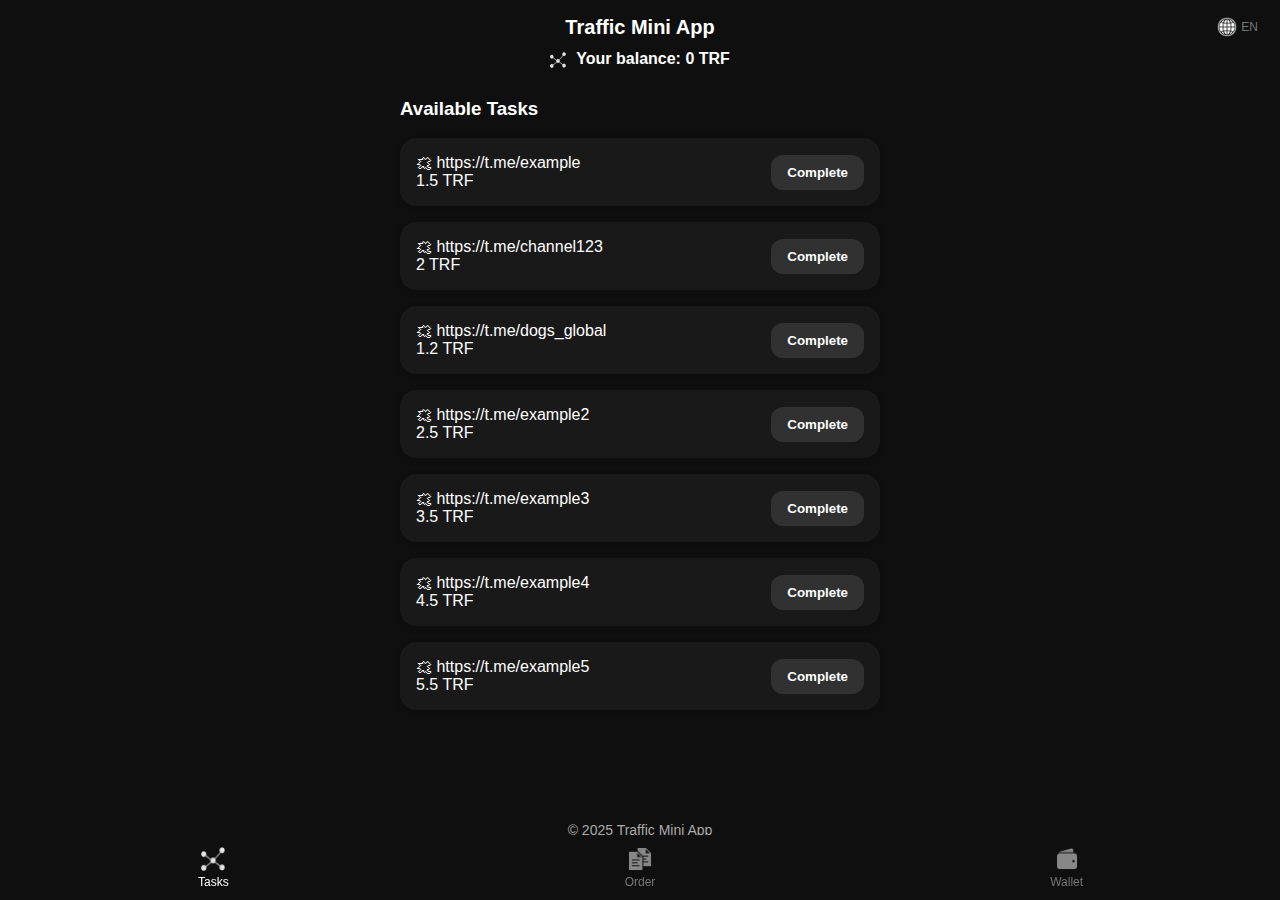
<file: traffic-app/index.html>
<!DOCTYPE html>
<html lang="en">
<head>
  <meta charset="UTF-8" />
  <meta name="viewport" content="width=device-width, initial-scale=1.0"/>
  <title>Traffic Mini App</title>
  <link rel="stylesheet" href="css/style.css">
</head>
<body>
  <header>
    <span id="app-title">Traffic Mini App</span>
    <div class="language-container">
      <button class="language-switcher" onclick="toggleLanguageMenu()">
        <img src="assets/icons/globe.png" alt="Language">
        <span id="current-language">EN</span>
      </button>
      <div class="language-menu" id="language-menu">
        <div class="language-option" onclick="changeLanguage('en')">
          <img src="assets/icons/gb-flag.png" class="language-flag" alt="English">
          English
        </div>
        <div class="language-option" onclick="changeLanguage('ru')">
          <img src="assets/icons/ru-flag.png" class="language-flag" alt="Russian">
          Русский
        </div>
      </div>
    </div>
  </header>

  <div class="balance-container"></div>

  <p class="balance-text">
    <strong>
      <img src="assets/icons/trf.png" alt="Coin" class="coin-icon">
      <span id="balance-text">Ваш баланс:</span> <span id="balance">0</span> TRF
    </strong>
  </p>

  <main>
    <section id="Tasks" class="tab-content active">
      <h3 id="tasks-title">Доступные задания</h3>
      <div id="task-list"></div>
    </section>

    <section id="Advertise" class="tab-content">
      <h3 id="create-task-title">Создание задания</h3>
      <p><strong id="client-balance-text">Баланс заказчика:</strong> <span id="client-balance">0</span> TRF</p>
      <button class="submit" onclick="topUp()" id="top-up-btn">➕ Пополнить баланс</button>
      <input type="text" id="channel-link" placeholder="Your channel link">
      <input type="number" id="reward" placeholder="Reward per subscription (TRF)">
      <button class="submit" onclick="createTask()" id="create-task-btn">📝 Создать задание</button>
    </section>

    <!-- Обновлённая вкладка Кошелёк -->
    <section id="Wallet" class="tab-content">
      <div class="wallet-container">
        <!-- Кнопка подключения -->
        <button id="connect-wallet-btn" class="submit">
          <img src="assets/icons/ton-icon.png" alt=""> Подключить кошелёк
        </button>
        
        <!-- Блок с адресом (изначально скрыт) -->
        <div id="wallet-info" class="hidden">
          <div class="wallet-address">
            <span class="label">Ваш адрес:</span>
            <span id="wallet-address" class="address">EQ...1234</span>
          </div>
        </div>

        <!-- Кнопка вывода -->
        <button id="withdraw-btn" class="submit" disabled>
          <img src="assets/icons/withdraw-icon.png" alt=""> Вывести TRF (мин. 50)
        </button>
      </div>
    </section>
  </main>

  <footer id="footer-text">&copy; 2025 Traffic Mini App</footer>

  <nav class="bottom-nav">
    <button class="nav-item active" data-tab="Tasks">
      <img src="assets/icons/tasks-icon.png" alt="Tasks">
      <span id="tasks-tab">Задания</span>
    </button>
    <button class="nav-item" data-tab="Advertise">
      <img src="assets/icons/order-icon.png" alt="Advertise">
      <span id="order-tab">Заказать</span>
    </button>
    <button class="nav-item" data-tab="Wallet">
      <img src="assets/icons/wallet-icon.png" alt="Wallet">
      <span id="wallet-tab">Кошелёк</span>
    </button>
  </nav>

  <script src="js/app.js"></script>
</body>
</html>
</file>
<file: traffic-app/css/style.css>
/* Основные стили */
body {
  background-color: #0f0f0f;
  color: #FFFFFF;
  font-family: -apple-system, BlinkMacSystemFont, 'Segoe UI', Roboto, Helvetica Neue, Arial, sans-serif;
  margin: 0;
  padding: 0;
}

header {
  padding: 16px;
  text-align: center;
  font-size: 20px;
  font-weight: bold;
  position: relative;
}

.language-switcher {
  position: absolute;
  top: 16px;
  right: 16px;
  background: none;
  border: none;
  color: #777;
  font-size: 12px;
  display: flex;
  align-items: center;
  gap: 4px;
  cursor: pointer;
}

.language-switcher img {
  width: 20px;
  height: 20px;
}

.language-menu {
  display: none;
  position: absolute;
  top: 30px;
  right: 0;
  background: #191919;
  border-radius: 8px;
  padding: 8px;
  z-index: 100;
  box-shadow: 0 2px 10px rgba(0,0,0,0.2);
}

.language-menu.show {
  display: block;
}

.language-option {
  padding: 8px 12px;
  border-radius: 4px;
  cursor: pointer;
  display: flex;
  align-items: center;
  gap: 8px;
}

.language-option:hover {
  background: #313131;
}

.language-flag {
  width: 16px;
  height: 16px;
}

main {
  padding: 16px;
  padding-bottom: 80px;
  max-width: 480px;
  margin: 0 auto;
  margin-top: -10px;
}

.tab-content {
  display: none;
}

.tab-content.active {
  display: block;
}

.task {
  background: #191919;
  border-radius: 16px;
  padding: 16px;
  margin-bottom: 16px;
  display: flex;
  justify-content: space-between;
  align-items: center;
  box-shadow: 0 2px 8px rgba(0,0,0,0.05);
}

.task-info {
  flex: 1;
  margin-right: 12px;
}

.task a {
  color: #ffffff;
  text-decoration: none;
  word-break: break-all;
}

.mini-btn {
  background-color: #313131;
  color: #FFFFFF;
  border: none;
  border-radius: 12px;
  padding: 10px 16px;
  font-weight: bold;
  cursor: pointer;
}

input, button.submit {
  width: 100%;
  margin-top: 12px;
  padding: 14px;
  border-radius: 12px;
  border: 1px solid #ccc;
  font-size: 16px;
  box-sizing: border-box;
}

button.submit {
  background-color: #191919;
  color: #FFFFFF;
  border: none;
  font-weight: bold;
}

footer {
  text-align: center;
  padding: 16px;
  color: #aaa;
  font-size: 14px;
}

.bottom-nav {
  position: fixed;
  bottom: 0;
  left: 0;
  right: 0;
  background-color: rgba(15, 15, 15, 0.6);
  backdrop-filter: blur(12px);
  -webkit-backdrop-filter: blur(12px);
  display: flex;
  justify-content: space-around;
  padding: 10px 0;
  border-top: 1px solid #111;
  z-index: 10;
}

.nav-item {
  background: none;
  border: none;
  color: #777;
  font-size: 12px;
  display: flex;
  flex-direction: column;
  align-items: center;
  gap: 4px;
  flex: 1;
  cursor: pointer;
}

.nav-item img {
  width: 24px;
  height: 24px;
  opacity: 0.5;
  transition: opacity 0.3s ease;
}

.nav-item.active {
  color: #ffffff;
}

.nav-item.active img {
  opacity: 1;
}

/* Inline-стили, которые были в HTML */
.balance-container {
  text-align: center;
  margin-top: -10px;
  margin-bottom: 5px;
}

.balance-text {
  text-align: center;
  margin-top: 5px;
  margin-bottom: 5px;
}

.coin-icon {
  width: 16px;
  height: 16px;
  vertical-align: middle;
  margin-right: 6px;
}
</file>
